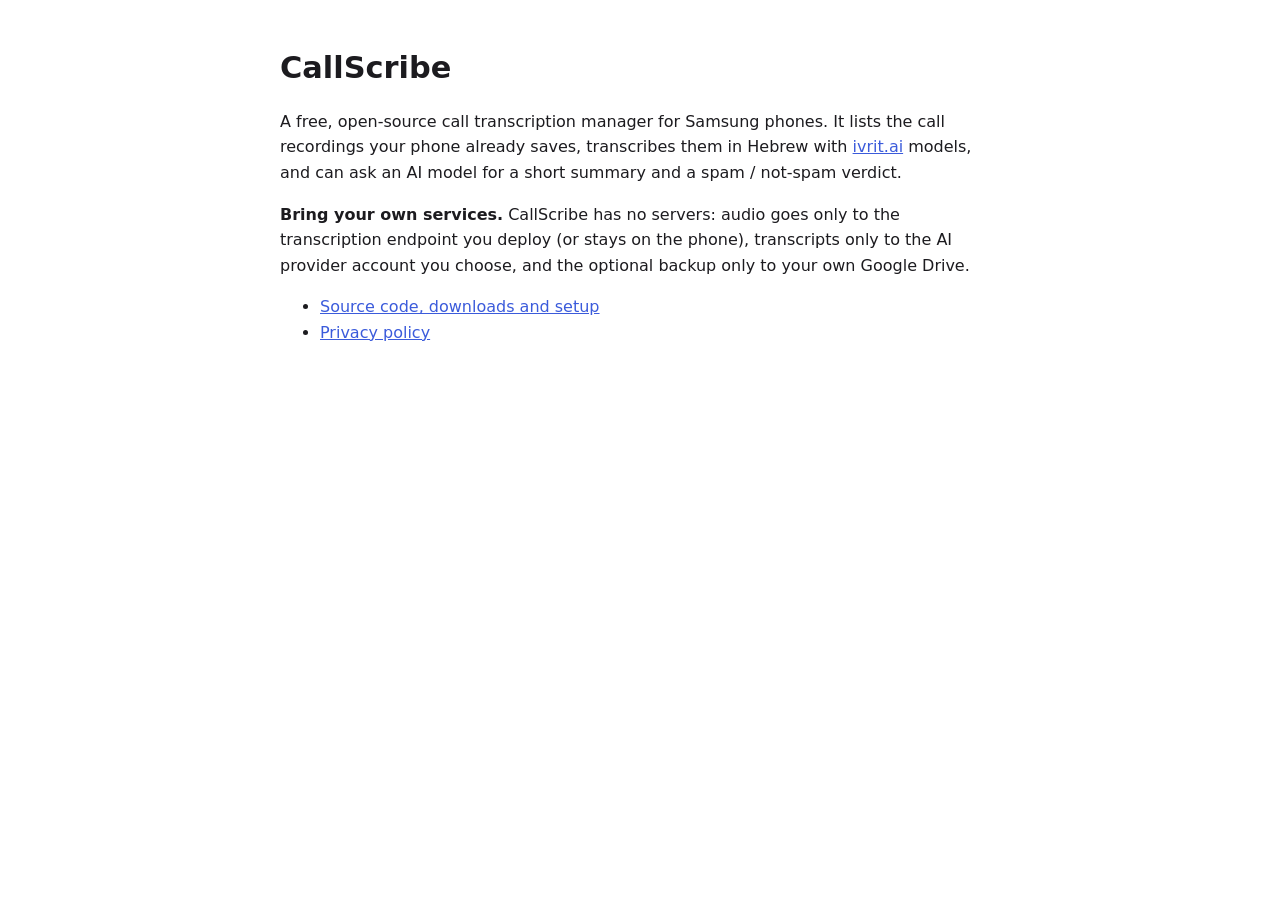
<file: index.html>
<!doctype html>
<html lang="en">
<head>
<meta charset="utf-8">
<meta name="viewport" content="width=device-width, initial-scale=1">
<title>CallScribe</title>
<link rel="stylesheet" href="style.css">
</head>
<body>
<main>
<h1>CallScribe</h1>
<p>A free, open-source call transcription manager for Samsung phones. It lists the call recordings your phone already
saves, transcribes them in Hebrew with <a href="https://huggingface.co/ivrit-ai">ivrit.ai</a> models, and can ask an AI
model for a short summary and a spam / not-spam verdict.</p>
<p><strong>Bring your own services.</strong> CallScribe has no servers: audio goes only to the transcription endpoint
you deploy (or stays on the phone), transcripts only to the AI provider account you choose, and the optional backup
only to your own Google Drive.</p>
<ul>
  <li><a href="https://github.com/YuvalWS/CallScribe">Source code, downloads and setup</a></li>
  <li><a href="privacy.html">Privacy policy</a></li>
</ul>
</main>
</body>
</html>
</file>
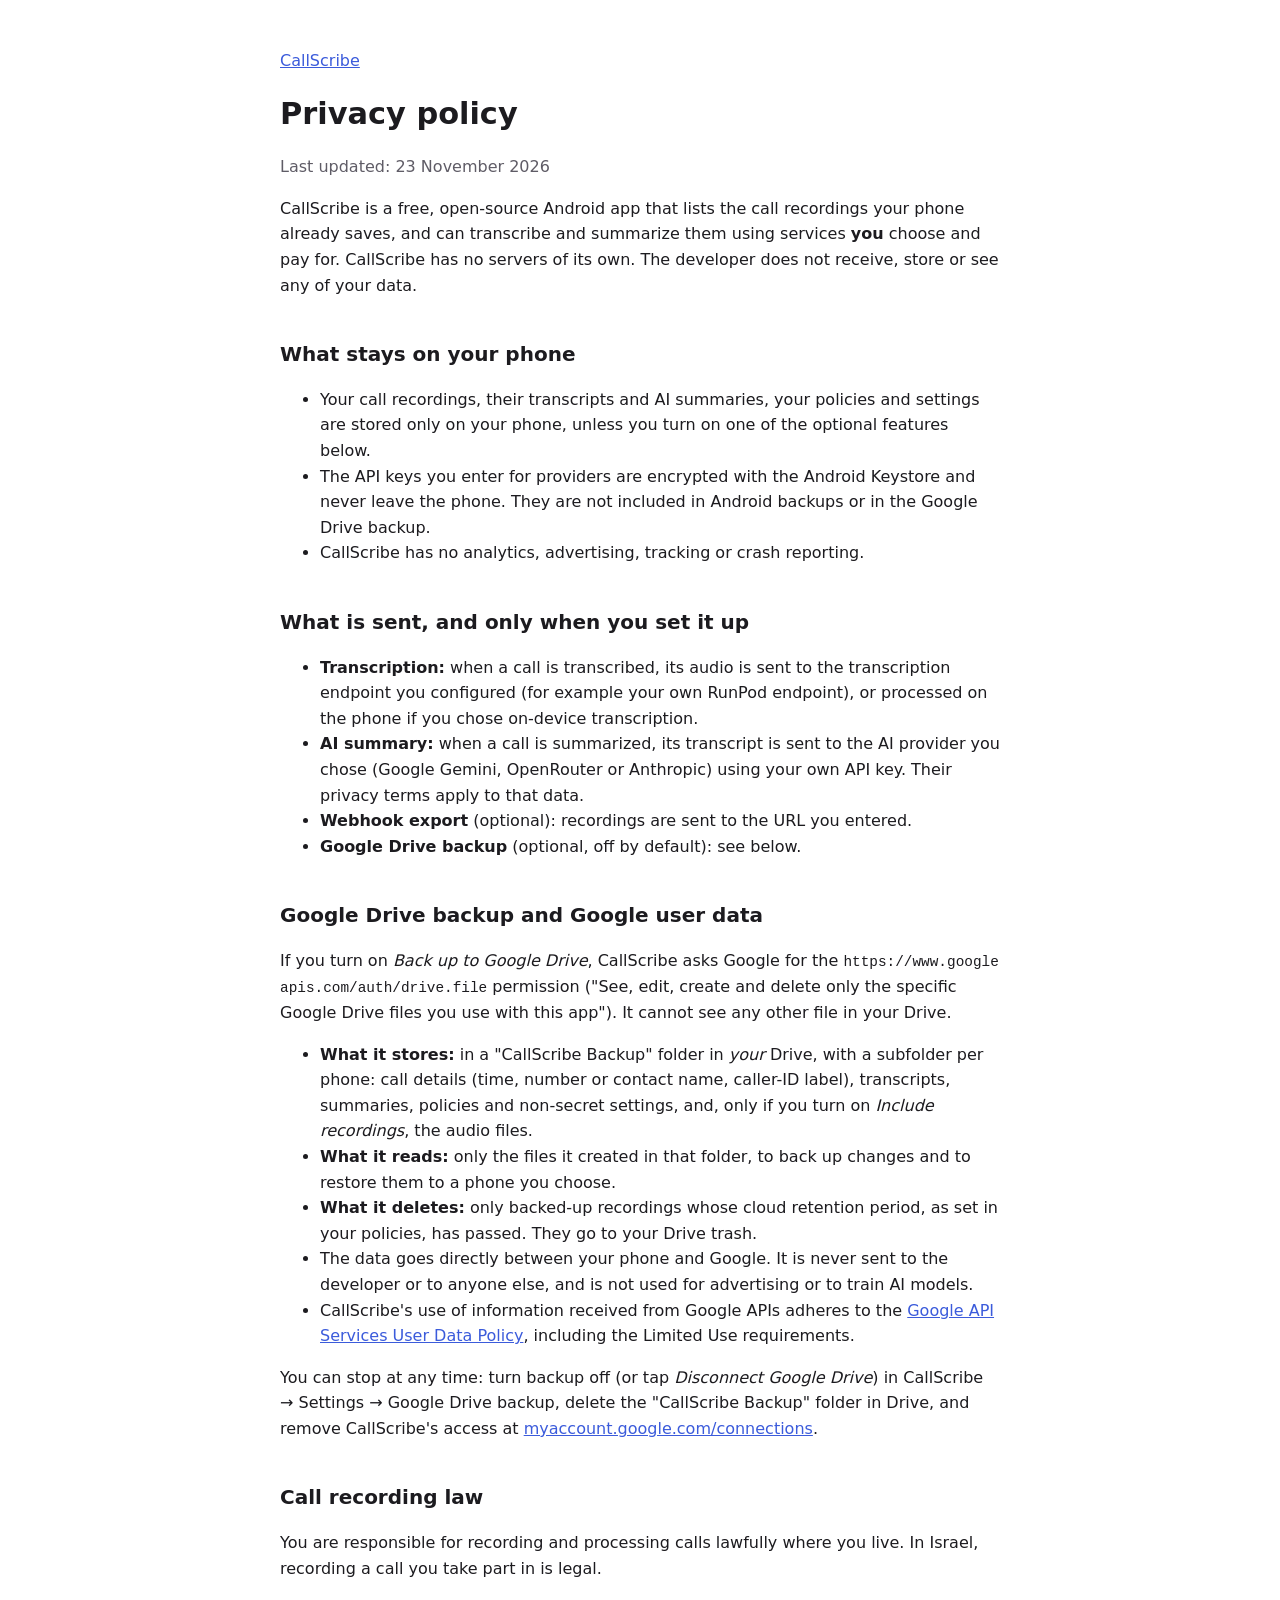
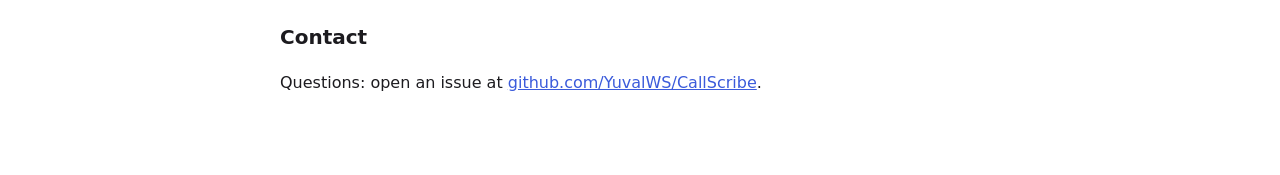
<file: privacy.html>
<!doctype html>
<html lang="en">
<head>
<meta charset="utf-8">
<meta name="viewport" content="width=device-width, initial-scale=1">
<title>CallScribe privacy policy</title>
<link rel="stylesheet" href="style.css">
</head>
<body>
<main>
<p><a href="./">CallScribe</a></p>
<h1>Privacy policy</h1>
<p class="muted">Last updated: 23 November 2026</p>

<p>CallScribe is a free, open-source Android app that lists the call recordings your phone already saves, and can
transcribe and summarize them using services <strong>you</strong> choose and pay for. CallScribe has no servers of its
own. The developer does not receive, store or see any of your data.</p>

<h2>What stays on your phone</h2>
<ul>
  <li>Your call recordings, their transcripts and AI summaries, your policies and settings are stored only on your
    phone, unless you turn on one of the optional features below.</li>
  <li>The API keys you enter for providers are encrypted with the Android Keystore and never leave the phone. They are
    not included in Android backups or in the Google Drive backup.</li>
  <li>CallScribe has no analytics, advertising, tracking or crash reporting.</li>
</ul>

<h2>What is sent, and only when you set it up</h2>
<ul>
  <li><strong>Transcription:</strong> when a call is transcribed, its audio is sent to the transcription endpoint you
    configured (for example your own RunPod endpoint), or processed on the phone if you chose on-device transcription.</li>
  <li><strong>AI summary:</strong> when a call is summarized, its transcript is sent to the AI provider you chose
    (Google Gemini, OpenRouter or Anthropic) using your own API key. Their privacy terms apply to that data.</li>
  <li><strong>Webhook export</strong> (optional): recordings are sent to the URL you entered.</li>
  <li><strong>Google Drive backup</strong> (optional, off by default): see below.</li>
</ul>

<h2>Google Drive backup and Google user data</h2>
<p>If you turn on <em>Back up to Google Drive</em>, CallScribe asks Google for the
<code>https://www.googleapis.com/auth/drive.file</code> permission ("See, edit, create and delete only the specific
Google Drive files you use with this app"). It cannot see any other file in your Drive.</p>
<ul>
  <li><strong>What it stores:</strong> in a "CallScribe Backup" folder in <em>your</em> Drive, with a subfolder per
    phone: call details (time, number or contact name, caller-ID label), transcripts, summaries, policies and
    non-secret settings, and, only if you turn on <em>Include recordings</em>, the audio files.</li>
  <li><strong>What it reads:</strong> only the files it created in that folder, to back up changes and to restore them
    to a phone you choose.</li>
  <li><strong>What it deletes:</strong> only backed-up recordings whose cloud retention period, as set in your
    policies, has passed. They go to your Drive trash.</li>
  <li>The data goes directly between your phone and Google. It is never sent to the developer or to anyone else, and
    is not used for advertising or to train AI models.</li>
  <li>CallScribe's use of information received from Google APIs adheres to the
    <a href="https://developers.google.com/terms/api-services-user-data-policy">Google API Services User Data Policy</a>,
    including the Limited Use requirements.</li>
</ul>
<p>You can stop at any time: turn backup off (or tap <em>Disconnect Google Drive</em>) in CallScribe → Settings →
Google Drive backup, delete the "CallScribe Backup" folder in Drive, and remove CallScribe's access at
<a href="https://myaccount.google.com/connections">myaccount.google.com/connections</a>.</p>

<h2>Call recording law</h2>
<p>You are responsible for recording and processing calls lawfully where you live. In Israel, recording a call you
take part in is legal.</p>

<h2>Contact</h2>
<p>Questions: open an issue at
<a href="https://github.com/YuvalWS/CallScribe/issues">github.com/YuvalWS/CallScribe</a>.</p>
</main>
</body>
</html>
</file>
<file: style.css>
:root { --bg: #ffffff; --fg: #1c1b1f; --muted: #5f5c66; --link: #3b5bdb; }
@media (prefers-color-scheme: dark) { :root { --bg: #141218; --fg: #e6e1e5; --muted: #aaa4b0; --link: #9db0ff; } }
body { margin: 0; background: var(--bg); color: var(--fg); font: 16px/1.6 system-ui, -apple-system, "Segoe UI", sans-serif; }
main { max-width: 720px; margin: 0 auto; padding: 32px 16px 64px; }
a { color: var(--link); }
h1 { font-size: 1.9rem; margin: 0.4em 0; }
h2 { font-size: 1.25rem; margin-top: 2em; }
code { font-size: 0.9em; word-break: break-all; }
.muted { color: var(--muted); }
</file>
